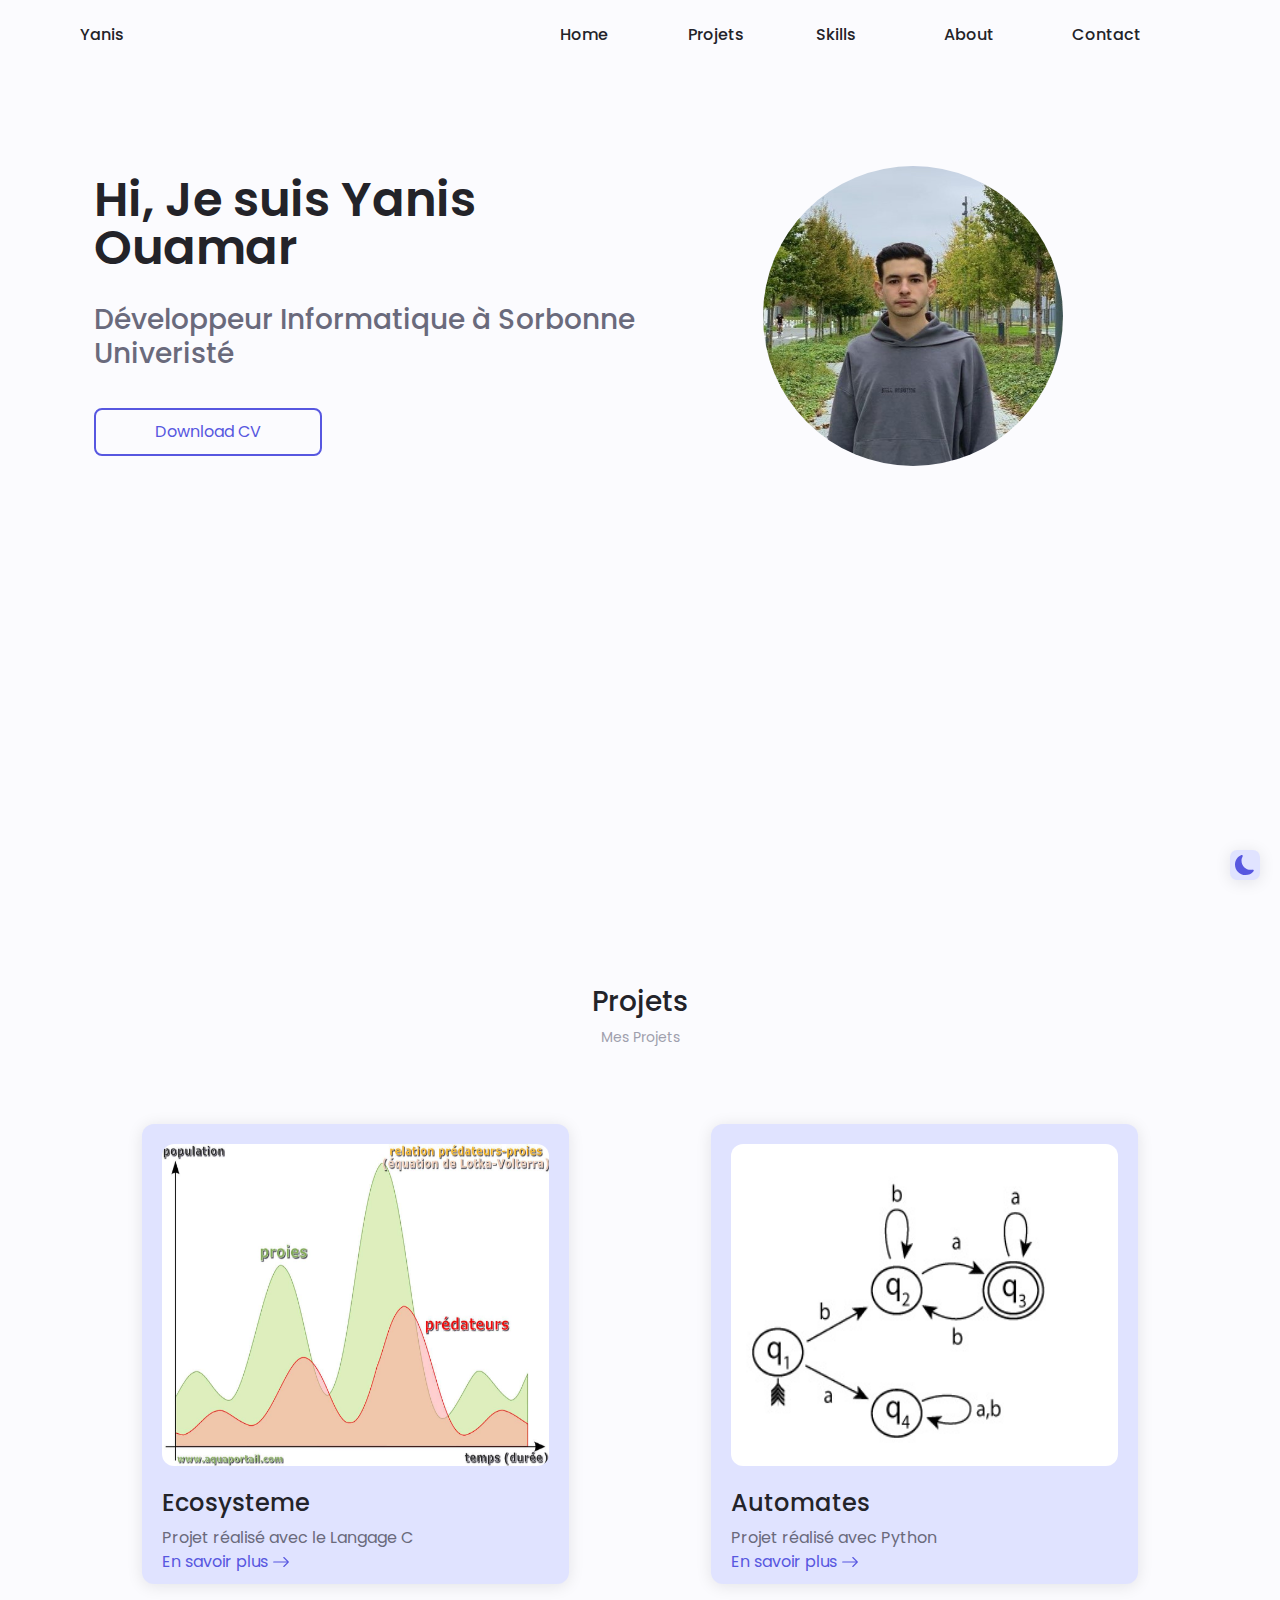
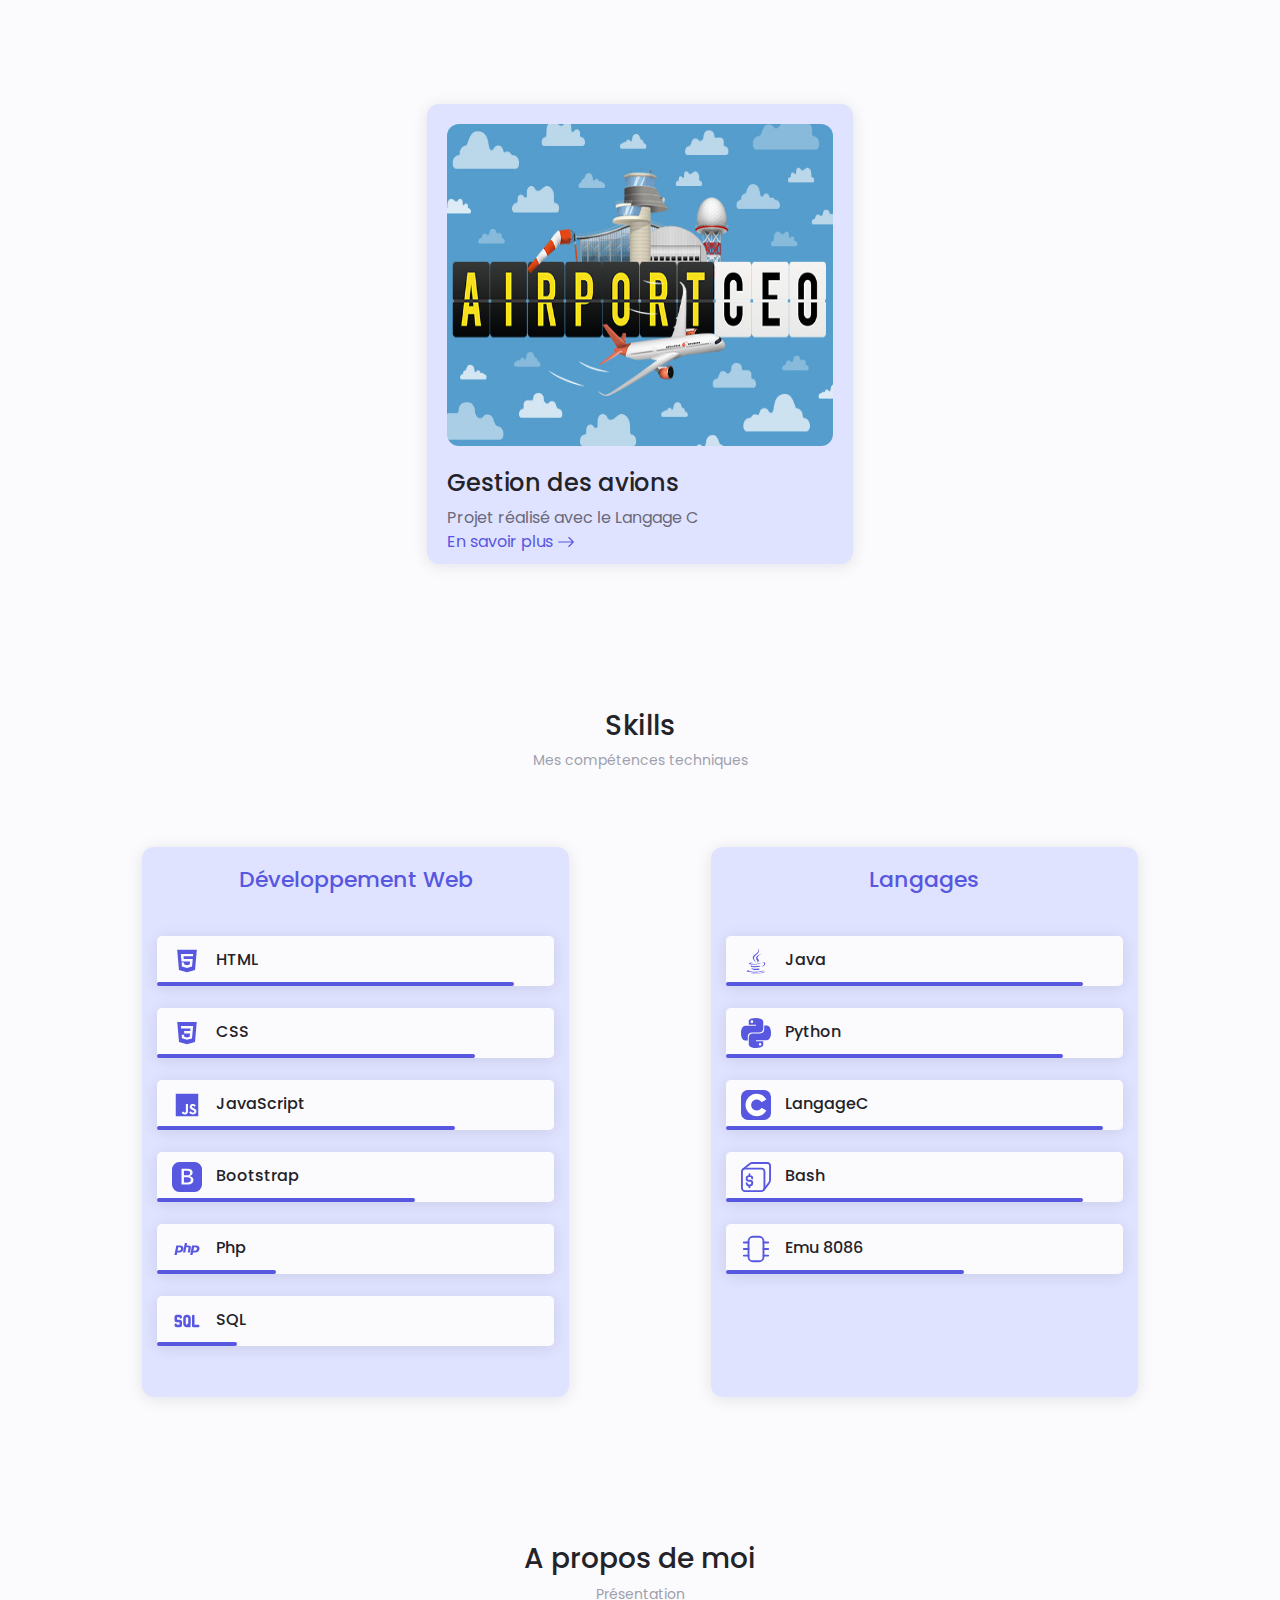
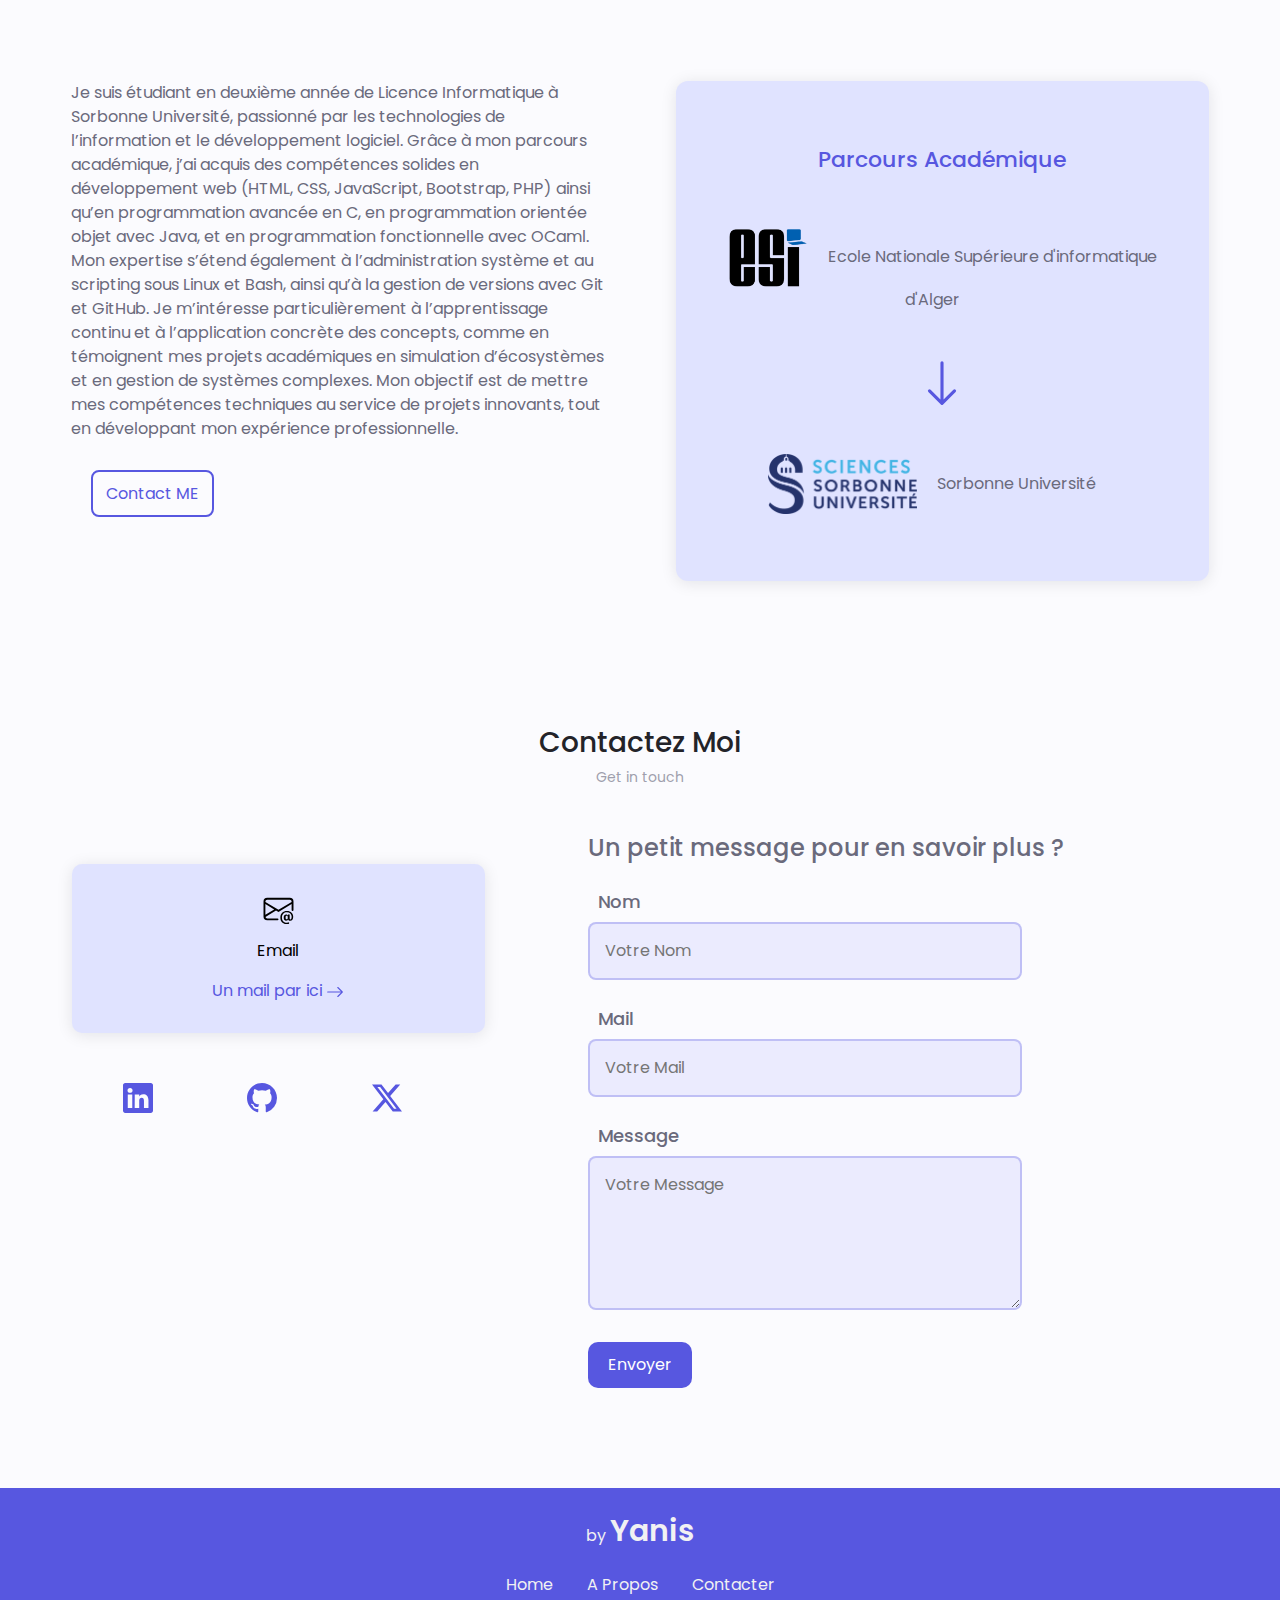
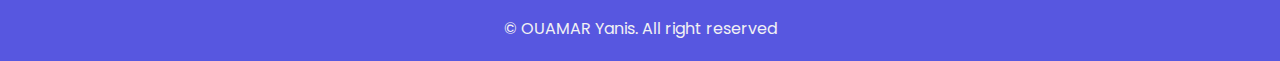
<file: index.html>
<!DOCTYPE html>
<html lang="fr">
<head>
    <meta charset="UTF-8">
    <meta name="viewport" content="width=device-width, initial-scale=1.0">
    <title>Yanis - Portfolio</title>

    <link rel="icon" href="images/code-slash.svg" >

    <link rel="stylesheet" href="styles/css/bootstrap.css">

    <link rel="stylesheet" href="styles/style.css">

    <!------------------------------------------------------------------------------------------>
    <!--                            Réalisé par OUAMAR Yanis 21315506                         -->
    <!------------------------------------------------------------------------------------------>

</head>
<body>
    <!--    La page est constitué de 3 parties : header , main , footer -->
    <!--    Le main est reparti en 5 sections : Home , Projets , Skills , About , Contact   -->
        <!--    Chaque section est constituée de 2 blocs principaux ( Partie Gauche / Partie Droite ) , qui seront sur la meme colonne quand on passe sur le responsive      -->
    <!--    Le fichier CSS associé suit la meme structure <=> styles de la partie header , puis la partie main (styles de toutes les sections dans l'ordre), puis la partie footer  -->
    <header>
        <nav class="row">
            <div class="logo col-10 col-md-3">
                <a href="#Home" id="logo-link">Yanis</a>
            </div>
            <ul class="nav-bar d-md-block col-md-7">
                <div class="row nav-links">
                    <li class="col-md"><a href="#Home" id="home-link" class="nav-item">Home</a></li>
                    <li class="col-md"><a href="#Projets" id="projets-link" class="nav-item">Projets</a></li>
                    <li class="col-md"><a href="#Skills" id="skills-link" class="nav-item">Skills</a></li>
                    <li class="col-md"><a href="#About" id="about-link" class="nav-item">About</a></li>
                    <li class="col-md"><a href="#Contact" id="contact-link" class="nav-item">Contact</a></li>
                </div>
            </ul>
            <div class="d-md-none">
                <svg xmlns="http://www.w3.org/2000/svg" width="35" height="35" class="hamburger_icon" viewBox="0 0 24 24"><path  d="M4 18h16c.55 0 1-.45 1-1s-.45-1-1-1H4c-.55 0-1 .45-1 1s.45 1 1 1m0-5h16c.55 0 1-.45 1-1s-.45-1-1-1H4c-.55 0-1 .45-1 1s.45 1 1 1M3 7c0 .55.45 1 1 1h16c.55 0 1-.45 1-1s-.45-1-1-1H4c-.55 0-1 .45-1 1"/></svg>
            </div>
        </nav>
    </header>
    
    <main>
        <!------------------------>
        <!--    Section Home    -->
        <!------------------------>
        <div class="Home section" id="Home">
            <div class="container col-xxl-8 px-4 py-5">
                <div class="row flex-lg-row-reverse align-items-center g-5 py-5 home-content">
                    <!--    Partie droite de la section     -->
                    <div class="col-10 col-sm-8 col-lg-6 home-pic home-pic2">
                        <img src="images/yanis.jpeg" class="d-block mx-lg-auto img-fluid yanis-pic" alt="Bootstrap Themes" width="700" height="500" loading="lazy">
                    </div>
                    <!--    Partie gauche de la section     -->
                    <div class="col-lg-6 home-text home-text2">
                        <h1 class="principal-title display-5 fw-bold lh-1 mb-3">Hi, Je suis Yanis Ouamar</h1>
                        <h3 class="description">Développeur Informatique à Sorbonne Univeristé</h3>
                        <div class="d-grid gap-2 d-md-flex justify-content-md-start">
                            <a href="data/Yanis_Ouamar_CV.pdf" download="ouamar_yanis_cv" class="download-btn px-4 col-10 col-sm-5 me-md-2" target="_blank">Download CV</a>
                        </div>
                    </div>
                </div>
            </div>
            <div class="toggle-dark-mode">
                <img src="images/moon-fill.svg" width="30" height="30" id="theme-button" class="theme-btn" alt="">
            </div>
        </div>
        <!--------------------------->
        <!--    Section Projets    -->
        <!--------------------------->
        <div class="Projets section" id="Projets">
            <h3 class="title">Projets</h3>
            <p class="subtitle">Mes Projets</p>

            <div class="row projets-content">
                <div class="row projet-1-2">
                    <!--    Partie gauche de la section     -->
                    <div class="ecosysteme col-10 col-md-8 col-lg-4">
                        <div class="ecosysteme-img-cadre">
                            <img src="images/ecosysteme.jpg"  class="ecosysteme-img img-fluid" alt="">
                        </div>
                        <div class="infos-cadre">
                            <h4>Ecosysteme</h4>
                            <p>Projet réalisé avec le Langage C </p>
                            <a href="#" data-bs-toggle="modal" data-bs-target="#ecosysteme-modal">En savoir plus <svg xmlns="http://www.w3.org/2000/svg" width="18" height="18" fill="currentColor" class="bi bi-arrow-right arrow-right" viewBox="0 0 16 16">
                                <path fill-rule="evenodd" d="M1 8a.5.5 0 0 1 .5-.5h11.793l-3.147-3.146a.5.5 0 0 1 .708-.708l4 4a.5.5 0 0 1 0 .708l-4 4a.5.5 0 0 1-.708-.708L13.293 8.5H1.5A.5.5 0 0 1 1 8"/>
                              </svg>
                            </a>
                            
                            <!-- Modal pour Ecosysteme Project -->
                            <div class="modal fade" id="ecosysteme-modal" data-bs-backdrop="static" data-bs-keyboard="false" tabindex="-1" aria-labelledby="staticBackdropLabel" aria-hidden="true">
                                <div class="modal-dialog modal-dialog-centered">
                                    <div class="modal-content modal-custom">
                                        <div class="modal-header">
                                            <button type="button" class="btn-close" data-bs-dismiss="modal" aria-label="Close"></button>
                                        </div>
                                        <div class="modal-body">

                                            <h4>Projet : Ecosysteme</h4>

                                            <p>Ce projet simule un écosystème avec des proies et des prédateurs dans un environnement
                                                 de type torique. Les proies et les prédateurs sont représentés par des structures en
                                                   lien qui se déplacent, consomment de l'énergie et se reproduisent suivant des règles
                                                   spécifiques. L'écosystème est visualisé dans une grille, où les positions des animaux
                                                    sont mises à jour à chaque itération. Le projet est implémenté en langage C et permet
                                                     de tester plusieurs aspects, tels que le mouvement des animaux, la reproduction et la
                                                      consommation d’énergie.
                                            </p>
                                            <p>
                                                <br>
                                                ####Partie 1 - Manipulation des Animaux

                                                creer_animal(int x, int y, float energie) : crée un nouvel animal avec des coordonnées et une énergie initiale.
                                                ajouter_en_tete_animal(Animal *liste, Animal *animal) : ajoute un animal en tête d'une liste d'animaux.
                                                compte_animal_rec(Animal *la) et compte_animal_it(Animal *la) : comptent le nombre d'animaux dans une liste, de manière récursive et itérative respectivement.
                                                enlever_animal(Animal **liste, Animal *animal) : supprime un animal spécifique de la liste.
                                                liberer_liste_animaux(Animal *liste) : libère la mémoire allouée pour une liste d'animaux.
                                                                                            <br><br>
                                                ####Partie 2 - Simulation de l'Écosystème
                                                                                            <br>
                                                bouger_animaux(Animal *la) : déplace chaque animal dans la liste suivant sa direction. Applique la toricité de l'espace.
                                                reproduce(Animal **liste_animal, float p_reproduce) : gère la reproduction des animaux, avec une probabilité de reproduction p_reproduce.
                                                rafraichir_proies(Animal **liste_proie, int monde[SIZE_X][SIZE_Y]) : met à jour l'état des proies, en diminuant leur énergie, en les supprimant si leur énergie est épuisée, et en appelant la fonction de reproduction.
                                                rafraichir_predateurs(Animal **liste_predateur, Animal **liste_proie) : met à jour l'état des prédateurs, qui consomment les proies s'ils en trouvent, perdent de l'énergie sinon, et se reproduisent.
                                                rafraichir_monde(int monde[SIZE_X][SIZE_Y]) : met à jour la grille représentant l'écosystème.
                                            </p>

                                            <div class="link">
                                                <a href="https://github.com/yaniswmr/Ecosysteme" target="_blank">Liens vers GitHub <svg xmlns="http://www.w3.org/2000/svg" width="18" height="18" fill="currentColor" class="bi bi-arrow-right arrow-right" viewBox="0 0 16 16">
                                                    <path fill-rule="evenodd" d="M1 8a.5.5 0 0 1 .5-.5h11.793l-3.147-3.146a.5.5 0 0 1 .708-.708l4 4a.5.5 0 0 1 0 .708l-4 4a.5.5 0 0 1-.708-.708L13.293 8.5H1.5A.5.5 0 0 1 1 8"/>
                                                  </svg>
                                                </a>
                                            </div>

                                        </div>
                                    </div>
                                </div>
                            </div>
                            <!--*********************************-->

                        </div>
                    </div>
                    <!--    Partie droite de la section     -->
                    <div class="automates col-10 col-md-8 col-lg-4">
                        <div class="automates-img-cadre">
                            <img src="images/automates.png"  class="automates-img img-fluid" alt="">
                        </div>
                        <div class="infos-cadre">
                            <h4>Automates</h4>
                            <p>Projet réalisé avec Python </p>
                            <a href="#" data-bs-toggle="modal" data-bs-target="#automates-modal">En savoir plus <svg xmlns="http://www.w3.org/2000/svg" width="18" height="18" fill="currentColor" class="bi bi-arrow-right arrow-right" viewBox="0 0 16 16">
                                <path fill-rule="evenodd" d="M1 8a.5.5 0 0 1 .5-.5h11.793l-3.147-3.146a.5.5 0 0 1 .708-.708l4 4a.5.5 0 0 1 0 .708l-4 4a.5.5 0 0 1-.708-.708L13.293 8.5H1.5A.5.5 0 0 1 1 8"/>
                              </svg>
                            </a>

                            <!-- Modal pour Automates Project -->
                            <div class="modal fade" id="automates-modal" data-bs-backdrop="static" data-bs-keyboard="false" tabindex="-1" aria-labelledby="staticBackdropLabel" aria-hidden="true">
                                <div class="modal-dialog modal-dialog-centered">
                                    <div class="modal-content modal-custom">
                                        <div class="modal-header">
                                            <button type="button" class="btn-close" data-bs-dismiss="modal" aria-label="Close"></button>
                                        </div>
                                        <div class="modal-body">
                                            
                                            <h4>Projet : Automates</h4>
                                            
                                            <p>
                                            Simulation et manipulation d’automates finis (Python)
                                            Programmation et test d’algorithmes sur les automates finis : déterminisation, complémentation, et complétion d’automates.
                                            Implémentation des fonctions de reconnaissance de mots et vérification des propriétés (déterminisme, complétude).
                                                Utilisation de structures de données avancées et développement de tests unitaires pour garantir la fiabilité des algorithmes.
                                            </p>

                                            <div class="link">
                                                <a href="https://github.com/yaniswmr" target="_blank">Liens vers GitHub <svg xmlns="http://www.w3.org/2000/svg" width="18" height="18" fill="currentColor" class="bi bi-arrow-right arrow-right" viewBox="0 0 16 16">
                                                    <path fill-rule="evenodd" d="M1 8a.5.5 0 0 1 .5-.5h11.793l-3.147-3.146a.5.5 0 0 1 .708-.708l4 4a.5.5 0 0 1 0 .708l-4 4a.5.5 0 0 1-.708-.708L13.293 8.5H1.5A.5.5 0 0 1 1 8"/>
                                                  </svg>
                                                </a>
                                            </div>

                                          </div>
                                    </div>
                                </div>
                            </div>
                            <!--*********************************-->

                        </div>
                    </div>
                </div>
                <!--    3 eme projet sur une unique ligne-->
                <div class="row projet-3">
                    <div class="avions col-10 col-md-8 col-lg-4">
                        <div class="avions-img-cadre">
                            <img src="images/avions.jpg"  class="avions-img img-fluid" alt="">
                        </div>
                        <div class="infos-cadre">
                            <h4>Gestion des avions</h4>
                            <p>Projet réalisé avec le Langage C </p>
                            <a href="#" data-bs-toggle="modal" data-bs-target="#avions-modal">En savoir plus <svg xmlns="http://www.w3.org/2000/svg" width="18" height="18" fill="currentColor" class="bi bi-arrow-right arrow-right" viewBox="0 0 16 16">
                                <path fill-rule="evenodd" d="M1 8a.5.5 0 0 1 .5-.5h11.793l-3.147-3.146a.5.5 0 0 1 .708-.708l4 4a.5.5 0 0 1 0 .708l-4 4a.5.5 0 0 1-.708-.708L13.293 8.5H1.5A.5.5 0 0 1 1 8"/>
                              </svg>
                            </a>
                            <!-- Modal pour Gestion des avions Project -->
                            <div class="modal fade" id="avions-modal" data-bs-backdrop="static" data-bs-keyboard="false" tabindex="-1" aria-labelledby="staticBackdropLabel" aria-hidden="true">
                                <div class="modal-dialog modal-dialog-centered">
                                    <div class="modal-content modal-custom">
                                        <div class="modal-header">
                                            <button type="button" class="btn-close" data-bs-dismiss="modal" aria-label="Close"></button>
                                        </div>
                                        <div class="modal-body">

                                            <h4>Projet : Gestion des avions</h4>

                                            <p>création un programme pour un aéroport qui a pour but
                                                d’enregistrer toutes les informations des avions appartenant à cette aéroport, aussi
                                                pouvoir manipuler l’ensemble de ces avions avec les différentes fonctions demandées.
                                                Le programme dispose de plusieurs fonctionnalités tels que : la création de l’aéroport
                                                avec l’enregistrement des avions, la rechercher d’un avion donné dans l’aéroport, la
                                                suppression de certains avions selon une condition, le tri de l’ensemble des avions
                                                selon une condition, affichage de certain avion qui vérifient certaines conditions, et la
                                                répartition de la l’aéroport sur des ensembles d’avions selon une condition spécifiée.
                                            </p>
                                                
                                            <div class="link">
                                                <a href="https://github.com/yaniswmr/Avions" target="_blank">Liens vers GitHub <svg xmlns="http://www.w3.org/2000/svg" width="18" height="18" fill="currentColor" class="bi bi-arrow-right arrow-right" viewBox="0 0 16 16">
                                                    <path fill-rule="evenodd" d="M1 8a.5.5 0 0 1 .5-.5h11.793l-3.147-3.146a.5.5 0 0 1 .708-.708l4 4a.5.5 0 0 1 0 .708l-4 4a.5.5 0 0 1-.708-.708L13.293 8.5H1.5A.5.5 0 0 1 1 8"/>
                                                  </svg>
                                                </a>
                                            </div>

                                        </div>
                                    </div>
                                </div>
                            </div>
                            <!--*********************************-->
                        </div>
                    </div>
                </div>
            </div>
        </div>
        <!-------------------------->
        <!--    Section Skills    -->
        <!-------------------------->
        <div class="Skills section" id="Skills">
            <h3 class="title">Skills</h3>
            <p class="subtitle">Mes compétences techniques</p>

            <div class="row skills-content">
                <!--    Partie gauche de la section     -->
                <div class="col-10 col-md-8 col-lg-4 web-dev">
                    <h3>Développement Web</h3>
                    <div class="skill">
                        <div class="skill-item">
                            <svg xmlns="http://www.w3.org/2000/svg"  viewBox="0 0 24 24"><path d="M4.136 3.012h15.729l-1.431 16.15l-6.451 1.826l-6.414-1.826l-1.433-16.15zm5.266 7.302l-.173-2.035l7.533.002l.173-1.963l-9.87-.002l.522 5.998h6.835l-.243 2.566l-2.179.602l-2.214-.605l-.141-1.58H7.691l.247 3.123L12 17.506l4.028-1.08l.558-6.111H9.402v-.001z"/></svg>
                            <span>HTML</span>
                        </div>
                        <div class="html-bar"></div>
                    </div>
                    <div class="skill">
                        <div class="skill-item">
                            <svg xmlns="http://www.w3.org/2000/svg" viewBox="0 0 24 24"><path d="M4.192 3.143h15.615l-1.42 16.034l-6.404 1.812l-6.369-1.813L4.192 3.143zM16.9 6.424l-9.8-.002l.158 1.949l7.529.002l-.189 2.02H9.66l.179 1.913h4.597l-.272 2.62l-2.164.598l-2.197-.603l-.141-1.569h-1.94l.216 2.867L12 17.484l3.995-1.137l.905-9.923z"/></svg>
                            <span>CSS</span>
                        </div>
                        <div class="css-bar"></div>
                    </div>
                    <div class="skill">
                        <div class="skill-item">
                            <svg xmlns="http://www.w3.org/2000/svg" width="24" height="24" viewBox="0 0 24 24"><path d="M3 3h18v18H3V3zm16.525 13.707c-.131-.821-.666-1.511-2.252-2.155c-.552-.259-1.165-.438-1.349-.854c-.068-.248-.078-.382-.034-.529c.113-.484.687-.629 1.137-.495c.293.09.563.315.732.676c.775-.507.775-.507 1.316-.844c-.203-.314-.304-.451-.439-.586c-.473-.528-1.103-.798-2.126-.775l-.528.067c-.507.124-.991.395-1.283.754c-.855.968-.608 2.655.427 3.354c1.023.765 2.521.933 2.712 1.653c.18.878-.652 1.159-1.475 1.058c-.607-.136-.945-.439-1.316-1.002l-1.372.788c.157.359.337.517.607.832c1.305 1.316 4.568 1.249 5.153-.754c.021-.067.18-.528.056-1.237l.034.049zm-6.737-5.434h-1.686c0 1.453-.007 2.898-.007 4.354c0 .924.047 1.772-.104 2.033c-.247.517-.886.451-1.175.359c-.297-.146-.448-.349-.623-.641c-.047-.078-.082-.146-.095-.146l-1.368.844c.229.473.563.879.994 1.137c.641.383 1.502.507 2.404.305c.588-.17 1.095-.519 1.358-1.059c.384-.697.302-1.553.299-2.509c.008-1.541 0-3.083 0-4.635l.003-.042z" /></svg>
                            <span>JavaScript</span>
                        </div>
                        <div class="javascript-bar"></div>
                    </div>
                    <div class="skill">
                        <div class="skill-item">
                            <svg xmlns="http://www.w3.org/2000/svg" width="16" height="16" fill="currentColor" class="bi bi-bootstrap-fill" viewBox="0 0 16 16">
                                <path d="M6.375 7.125V4.658h1.78c.973 0 1.542.457 1.542 1.237 0 .802-.604 1.23-1.764 1.23zm0 3.762h1.898c1.184 0 1.81-.48 1.81-1.377 0-.885-.65-1.348-1.886-1.348H6.375z"/>
                                <path d="M4.002 0a4 4 0 0 0-4 4v8a4 4 0 0 0 4 4h8a4 4 0 0 0 4-4V4a4 4 0 0 0-4-4zm1.06 12V3.545h3.399c1.587 0 2.543.809 2.543 2.11 0 .884-.65 1.675-1.483 1.816v.1c1.143.117 1.904.931 1.904 2.033 0 1.488-1.084 2.396-2.888 2.396z"/>
                            </svg>
                            <span>Bootstrap</span>
                        </div>
                        <div class="bootstrap-bar"></div>
                    </div>
                    <div class="skill">
                        <div class="skill-item">
                            <svg xmlns="http://www.w3.org/2000/svg" width="24" height="24" viewBox="0 0 24 24"><path d="M2.15 16.78h1.57a.14.14 0 0 0 .14-.12l.35-1.82h1.22a4.88 4.88 0 0 0 1.51-.2A2.79 2.79 0 0 0 8 14a3.18 3.18 0 0 0 .67-.85a3.43 3.43 0 0 0 .36-1a2.43 2.43 0 0 0-.41-2.16a2.64 2.64 0 0 0-2.09-.78h-3a.16.16 0 0 0-.15.13L2 16.6a.19.19 0 0 0 0 .13a.17.17 0 0 0 .15.05zM5 10.62h1a1.45 1.45 0 0 1 1.08.29c.17.18.2.52.11 1a1.81 1.81 0 0 1-.57 1.12a2.17 2.17 0 0 1-1.33.33h-.8zm9.8-.95a2.7 2.7 0 0 0-1.88-.51h-1.19l.33-1.76a.15.15 0 0 0 0-.13a.16.16 0 0 0-.11 0h-1.57a.14.14 0 0 0-.14.12l-1.38 7.27a.13.13 0 0 0 0 .12a.13.13 0 0 0 .11.06h1.54a.14.14 0 0 0 .14-.13l.77-4.07h1.11c.45 0 .61.1.66.16a.81.81 0 0 1 0 .62l-.61 3.24a.13.13 0 0 0 0 .12a.14.14 0 0 0 .11.06h1.56a.16.16 0 0 0 .15-.13l.64-3.4a1.7 1.7 0 0 0-.24-1.64zm4.52-.51h-3.13a.14.14 0 0 0-.15.13l-1.46 7.31a.16.16 0 0 0 0 .13a.14.14 0 0 0 .11.05h1.63a.14.14 0 0 0 .15-.12l.37-1.82h1.27a5.28 5.28 0 0 0 1.56-.2a3 3 0 0 0 1.18-.64a3.31 3.31 0 0 0 .7-.85a3.45 3.45 0 0 0 .37-1a2.38 2.38 0 0 0-.42-2.16a2.81 2.81 0 0 0-2.18-.83zm.62 2.77a1.83 1.83 0 0 1-.6 1.12a2.28 2.28 0 0 1-1.37.33h-.8l.54-2.76h1a1.6 1.6 0 0 1 1.13.29c.16.18.16.52.1 1.02z" /></svg>
                            <span>Php</span>
                        </div>
                        <div class="php-bar"></div>
                    </div>
                    <div class="skill">
                        <div class="skill-item">
                            <svg xmlns="http://www.w3.org/2000/svg" width="24" height="24" viewBox="0 0 24 24"><path fill="none" stroke="hsl(240, 69%, 61%)" stroke-linecap="round" stroke-linejoin="round" stroke-width="2" d="M12 8a2 2 0 0 1 2 2v4a2 2 0 1 1-4 0v-4a2 2 0 0 1 2-2m5 0v8h4m-8-1l1 1M3 15a1 1 0 0 0 1 1h2a1 1 0 0 0 1-1v-2a1 1 0 0 0-1-1H4a1 1 0 0 1-1-1V9a1 1 0 0 1 1-1h2a1 1 0 0 1 1 1"/></svg>
                            <span>SQL</span>
                        </div>
                        <div class="sql-bar"></div>
                    </div>
                </div>
                <!--    Partie droite de la section     -->
                <div class="col-10 col-md-8 col-lg-4 programmation">
                    <h3>Langages</h3>
                    <div class="skill">
                        <div class="skill-item">
                            <svg xmlns="http://www.w3.org/2000/svg" width="24" height="24" viewBox="0 0 24 24"><path d="M9.37 17.51c-3.09.86 1.87 2.64 5.8 1a7.18 7.18 0 0 1-1.1-.54a11.59 11.59 0 0 1-4.16.18c-1.31-.15-.54-.64-.54-.64z" /><path d="M14.7 15.83a16.27 16.27 0 0 1-5.36.26c-1.31-.14-.45-.77-.45-.77c-3.4 1.12 1.89 2.4 6.64 1a2.25 2.25 0 0 1-.83-.49z" /><path d="M16.52 6.1s-6.87 1.71-3.59 5.49a1.47 1.47 0 0 1-.25 2.12s2.46-1.27 1.33-2.86s-1.86-2.22 2.51-4.75z" /><path d="M18.13 19.14s.56.46-.63.82c-2.27.69-9.43.9-11.42 0c-.72-.31.62-.74 1-.83a2.54 2.54 0 0 1 .69-.08c-.8-.56-5.15 1.1-2.21 1.58c8.05 1.37 14.64-.56 12.57-1.49z" /><path d="M15.37 14.26a7 7 0 0 1 .92-.49s-1.51.27-3 .4a28.11 28.11 0 0 1-4.82.05C6.09 13.91 9.74 13 9.74 13a6.81 6.81 0 0 0-3.16.75c-2.06 1.03 5.09 1.48 8.79.51z" /><path d="M16.28 16.7a.39.39 0 0 1-.08.09c5-1.32 3.18-4.65.78-3.81a.71.71 0 0 0-.33.25s.14-.05.43-.12c1.22-.25 2.92 1.63-.8 3.59z" /><path d="M12 13c-.74-1.67-3.26-3.14 0-5.71C16.09 4.08 14 2 14 2c.84 3.31-3 4.31-4.34 6.37c-.93 1.41.47 2.92 2.34 4.63z" /><path d="M16.41 21.32a29.75 29.75 0 0 1-9.14.14s.46.38 2.84.53c3.61.23 9.15-.12 9.29-1.83c0 0-.26.64-2.99 1.16z" /></svg>                        
                            <span>Java</span>
                        </div>
                        <div class="java-bar"></div>
                    </div>
                    <div class="skill">
                        <div class="skill-item">
                            <svg xmlns="http://www.w3.org/2000/svg" width="24" height="24" viewBox="0 0 24 24" fill="none"><g fill="none"><g fill="hsl(240, 69%, 61%)" clip-path="url(#akarIconsPythonFill0)"><path d="M11.914 0C5.82 0 6.2 2.656 6.2 2.656l.007 2.752h5.814v.826H3.9S0 5.789 0 11.969s3.403 5.96 3.403 5.96h2.03v-2.867s-.109-3.42 3.35-3.42h5.766s3.24.052 3.24-3.148V3.202S18.28 0 11.913 0M8.708 1.85c.578 0 1.046.47 1.046 1.052c0 .581-.468 1.051-1.046 1.051s-1.046-.47-1.046-1.051c0-.582.467-1.052 1.046-1.052"/><path d="M12.087 24c6.092 0 5.712-2.656 5.712-2.656l-.007-2.752h-5.814v-.826h8.123s3.9.445 3.9-5.735s-3.404-5.96-3.404-5.96h-2.03v2.867s.109 3.42-3.35 3.42H9.452s-3.24-.052-3.24 3.148v5.292S5.72 24 12.087 24m3.206-1.85c-.579 0-1.046-.47-1.046-1.052c0-.581.467-1.051 1.046-1.051c.578 0 1.046.47 1.046 1.051c0 .582-.468 1.052-1.046 1.052"/></g><defs><clipPath id="akarIconsPythonFill0"><path fill="#fff" d="M0 0h24v24H0z"/></clipPath></defs></g></svg>
                            <span>Python</span>
                        </div>
                        <div class="python-bar"></div>
                    </div>
                    <div class="skill">
                        <div class="skill-item">
                            <svg xmlns="http://www.w3.org/2000/svg" width="24" height="24" viewBox="0 0 256 256"><g fill="gray"><rect width="256" height="256" fill="hsl(240, 69%, 61%)" rx="60"/><path fill="#fff" d="M134.001 33c35.143 0 65.827 19.086 82.261 47.456l-.16-.273l-41.349 23.808c-8.146-13.793-23.081-23.102-40.213-23.293l-.539-.003c-26.126 0-47.306 21.179-47.306 47.304a47.1 47.1 0 0 0 6.239 23.47c8.154 14.235 23.482 23.837 41.067 23.837c17.692 0 33.108-9.724 41.221-24.111l-.197.345l41.286 23.918c-16.254 28.13-46.517 47.157-81.252 47.536l-1.058.006c-35.255 0-66.026-19.204-82.419-47.724C43.579 161.353 39 145.212 39 127.999C39 75.533 81.532 33 134.001 33"/></g></svg>
                            <span>LangageC</span>
                        </div>
                        <div class="langagec-bar"></div>
                    </div>
                    <div class="skill">
                        <div class="skill-item">
                            <svg xmlns="http://www.w3.org/2000/svg" width="16" height="16" viewBox="0 0 16 16"><g fill="none" stroke="hsl(240, 69%, 61%)" stroke-linecap="round" stroke-linejoin="round"><path d="M2 15.5c-.7 0-1.5-.8-1.5-1.5V5c0-.7.8-1.5 1.5-1.5h9c.7 0 1.5.8 1.5 1.5v9c0 .7-.8 1.5-1.5 1.5z"/><path d="m1.2 3.8l3.04-2.5S5.17.5 5.7.5h8.4c.66 0 1.4.73 1.4 1.4v7.73a2.7 2.7 0 0 1-.7 1.75l-2.68 3.51"/><path d="M6 8.75c0-.69-.54-1.25-1.2-1.25h-.6c-.66 0-1.2.56-1.2 1.25S3.54 10 4.2 10h.6c.66 0 1.2.56 1.2 1.25s-.54 1.25-1.2 1.25h-.6c-.66 0-1.2-.56-1.2-1.25M4.5 6.5v1m0 5v1"/></g></svg>
                            <span>Bash</span>
                        </div>
                        <div class="bash-bar"></div>
                    </div>
                    <div class="skill">
                        <div class="skill-item">
                            <svg xmlns="http://www.w3.org/2000/svg" width="16" height="16" viewBox="0 0 16 16"><rect width="8" height="13.001" x="4" y="1.499" fill="none" stroke="hsl(240, 69%, 61%)" stroke-linecap="round" stroke-linejoin="round" rx="2.286" ry="2.286"/><path fill="none" stroke="hsl(240, 69%, 61%)" stroke-linecap="round" stroke-linejoin="round" d="M4 4.5H1.5M4 8H1.5M4 11.5H1.5m13-7H12M14.5 8H12m2.5 3.5H12"/></svg>
                            <span>Emu 8086</span>
                        </div>
                        <div class="emulator-bar"></div>
                    </div>
                </div>
            </div>

        </div>
        <!------------------------->
        <!--    Section About    -->
        <!------------------------->
        <div class="About section" id="About">
            <h3 class="title">A propos de moi</h3>
            <p class="subtitle">Présentation</p>

            <div class="about-content row">
                <!--    Partie gauche de la section     -->
                <div class="left-side col-9 col-lg-5">
                    <p>
                        Je suis étudiant en deuxième année de Licence Informatique à Sorbonne Université, passionné par les technologies de l’information et le développement logiciel. Grâce à mon parcours académique, j’ai acquis des compétences solides en développement web (HTML, CSS, JavaScript, Bootstrap, PHP) ainsi qu’en programmation avancée en C, en programmation orientée objet avec Java, et en programmation fonctionnelle avec OCaml. Mon expertise s’étend également à l’administration système et au scripting sous Linux et Bash, ainsi qu’à la gestion de versions avec Git et GitHub.
                        Je m’intéresse particulièrement à l’apprentissage continu et à l’application concrète des concepts, comme en témoignent mes projets académiques en simulation d’écosystèmes et en gestion de systèmes complexes. Mon objectif est de mettre mes compétences techniques au service de projets innovants, tout en développant mon expérience professionnelle.
                    </p>
                    <a href="#Contact" class="contact-btn">Contact ME</a>
                </div>
                <!--    Partie droite de la section     -->
                <div class="right-side col-10 col-md-8 col-lg-5">
                    <h3>Parcours Académique</h3>
                    <div class="esi">
                        <img src="images/esi-logo.png"  class="esi-logo" alt=""><span>Ecole Nationale Supérieure d'informatique d'Alger</span>
                    </div>
                    <div class="arrow-bottom">
                        <svg xmlns="http://www.w3.org/2000/svg" width="50px" height="50px" fill="hsl(240, 69%, 61%)" class="bi bi-arrow-down" viewBox="0 0 16 16">
                            <path fill-rule="evenodd" d="M8 1a.5.5 0 0 1 .5.5v11.793l3.146-3.147a.5.5 0 0 1 .708.708l-4 4a.5.5 0 0 1-.708 0l-4-4a.5.5 0 0 1 .708-.708L7.5 13.293V1.5A.5.5 0 0 1 8 1"/>
                          </svg>
                    </div>
                    <div class="su">
                        <img src="images/SU-logo.png" class="su-logo" alt=""><span>Sorbonne Université</span>
                    </div>
                </div>
            </div>
        </div>
        <!--------------------------->
        <!--    Section Contact    -->
        <!--------------------------->
        <div class="Contact section" id="Contact">
            <h3 class="title">Contactez Moi</h3>
            <p class="subtitle">Get in touch</p>

            <div class="row contact-content">
                <!--    Partie gauche de la section     -->
                <div class="col-10 col-md-4 right-contact">
                    <div class="row mail-contact">
                        <img src="images/social/envelope-at.svg" height="30px" width="30px">
                        <p>Email</p>
                        <a href="mailto:yanisouamar7@mail.com">Un mail par ici <svg xmlns="http://www.w3.org/2000/svg" width="18" height="18" fill="currentColor" class="bi bi-arrow-right arrow-right" viewBox="0 0 16 16">
                            <path fill-rule="evenodd" d="M1 8a.5.5 0 0 1 .5-.5h11.793l-3.147-3.146a.5.5 0 0 1 .708-.708l4 4a.5.5 0 0 1 0 .708l-4 4a.5.5 0 0 1-.708-.708L13.293 8.5H1.5A.5.5 0 0 1 1 8"/>
                          </svg></a>
                    </div>
                    <div class="row social-media">
                        <a href="https://fr.linkedin.com/in/yanis-ouamar-181750303" class="col-2" target="_blank"><svg xmlns="http://www.w3.org/2000/svg"  class="bi bi-linkedin linkedin-logo" viewBox="0 0 16 16">
                            <path d="M0 1.146C0 .513.526 0 1.175 0h13.65C15.474 0 16 .513 16 1.146v13.708c0 .633-.526 1.146-1.175 1.146H1.175C.526 16 0 15.487 0 14.854zm4.943 12.248V6.169H2.542v7.225zm-1.2-8.212c.837 0 1.358-.554 1.358-1.248-.015-.709-.52-1.248-1.342-1.248S2.4 3.226 2.4 3.934c0 .694.521 1.248 1.327 1.248zm4.908 8.212V9.359c0-.216.016-.432.08-.586.173-.431.568-.878 1.232-.878.869 0 1.216.662 1.216 1.634v3.865h2.401V9.25c0-2.22-1.184-3.252-2.764-3.252-1.274 0-1.845.7-2.165 1.193v.025h-.016l.016-.025V6.169h-2.4c.03.678 0 7.225 0 7.225z"/>
                          </svg></a>
                        <a href="https://github.com/yaniswmr" class="col-2" target="_blank"><svg xmlns="http://www.w3.org/2000/svg" class="bi bi-github github-logo" viewBox="0 0 16 16">
                            <path d="M8 0C3.58 0 0 3.58 0 8c0 3.54 2.29 6.53 5.47 7.59.4.07.55-.17.55-.38 0-.19-.01-.82-.01-1.49-2.01.37-2.53-.49-2.69-.94-.09-.23-.48-.94-.82-1.13-.28-.15-.68-.52-.01-.53.63-.01 1.08.58 1.23.82.72 1.21 1.87.87 2.33.66.07-.52.28-.87.51-1.07-1.78-.2-3.64-.89-3.64-3.95 0-.87.31-1.59.82-2.15-.08-.2-.36-1.02.08-2.12 0 0 .67-.21 2.2.82.64-.18 1.32-.27 2-.27s1.36.09 2 .27c1.53-1.04 2.2-.82 2.2-.82.44 1.1.16 1.92.08 2.12.51.56.82 1.27.82 2.15 0 3.07-1.87 3.75-3.65 3.95.29.25.54.73.54 1.48 0 1.07-.01 1.93-.01 2.2 0 .21.15.46.55.38A8.01 8.01 0 0 0 16 8c0-4.42-3.58-8-8-8"/>
                          </svg></a>
                        <a href="https://x.com/" class="col-2" target="_blank"><svg xmlns="http://www.w3.org/2000/svg"  class="bi bi-twitter-x twitter-logo" viewBox="0 0 16 16">
                            <path d="M12.6.75h2.454l-5.36 6.142L16 15.25h-4.937l-3.867-5.07-4.425 5.07H.316l5.733-6.57L0 .75h5.063l3.495 4.633L12.601.75Zm-.86 13.028h1.36L4.323 2.145H2.865z"/>
                          </svg></a>
                    </div>
                </div>
                <!--    Partie droite de la section     -->
                <div class="col-10 col-md-6 form-contact">
                    <h4>Un petit message pour en savoir plus ?</h4>
                    <form action="#">
                        <label for="name">Nom</label>
                        <input type="text" class="name-input" id="name" placeholder="Votre Nom" required>

                        <label for="email">Mail</label>
                        <input type="email" class="mail-input" id="email" placeholder="Votre Mail" required>

                        <label for="message">Message</label>
                        <textarea name="textarea" class="message-input" id="message" rows="5" cols="30" placeholder="Votre Message" required></textarea>
                        
                        <button type="submit" class="submit-btn">Envoyer</button>
                    </form>
                </div>
            </div>
        </div>

    </main>

    <footer class="footer">

        <p class="hook">by <span>Yanis</span></p>
        <div>
            <a href="#Home">Home</a>
            <a href="#About">A Propos</a>
            <a href="#Contact">Contacter</a>
        </div>
        <p>&#169; OUAMAR Yanis. All right reserved</p>

    </footer>

    <script src="scripts/main.js"></script>
    <script src="scripts/js/bootstrap.js"></script>
    
</body>
</html>
</file>
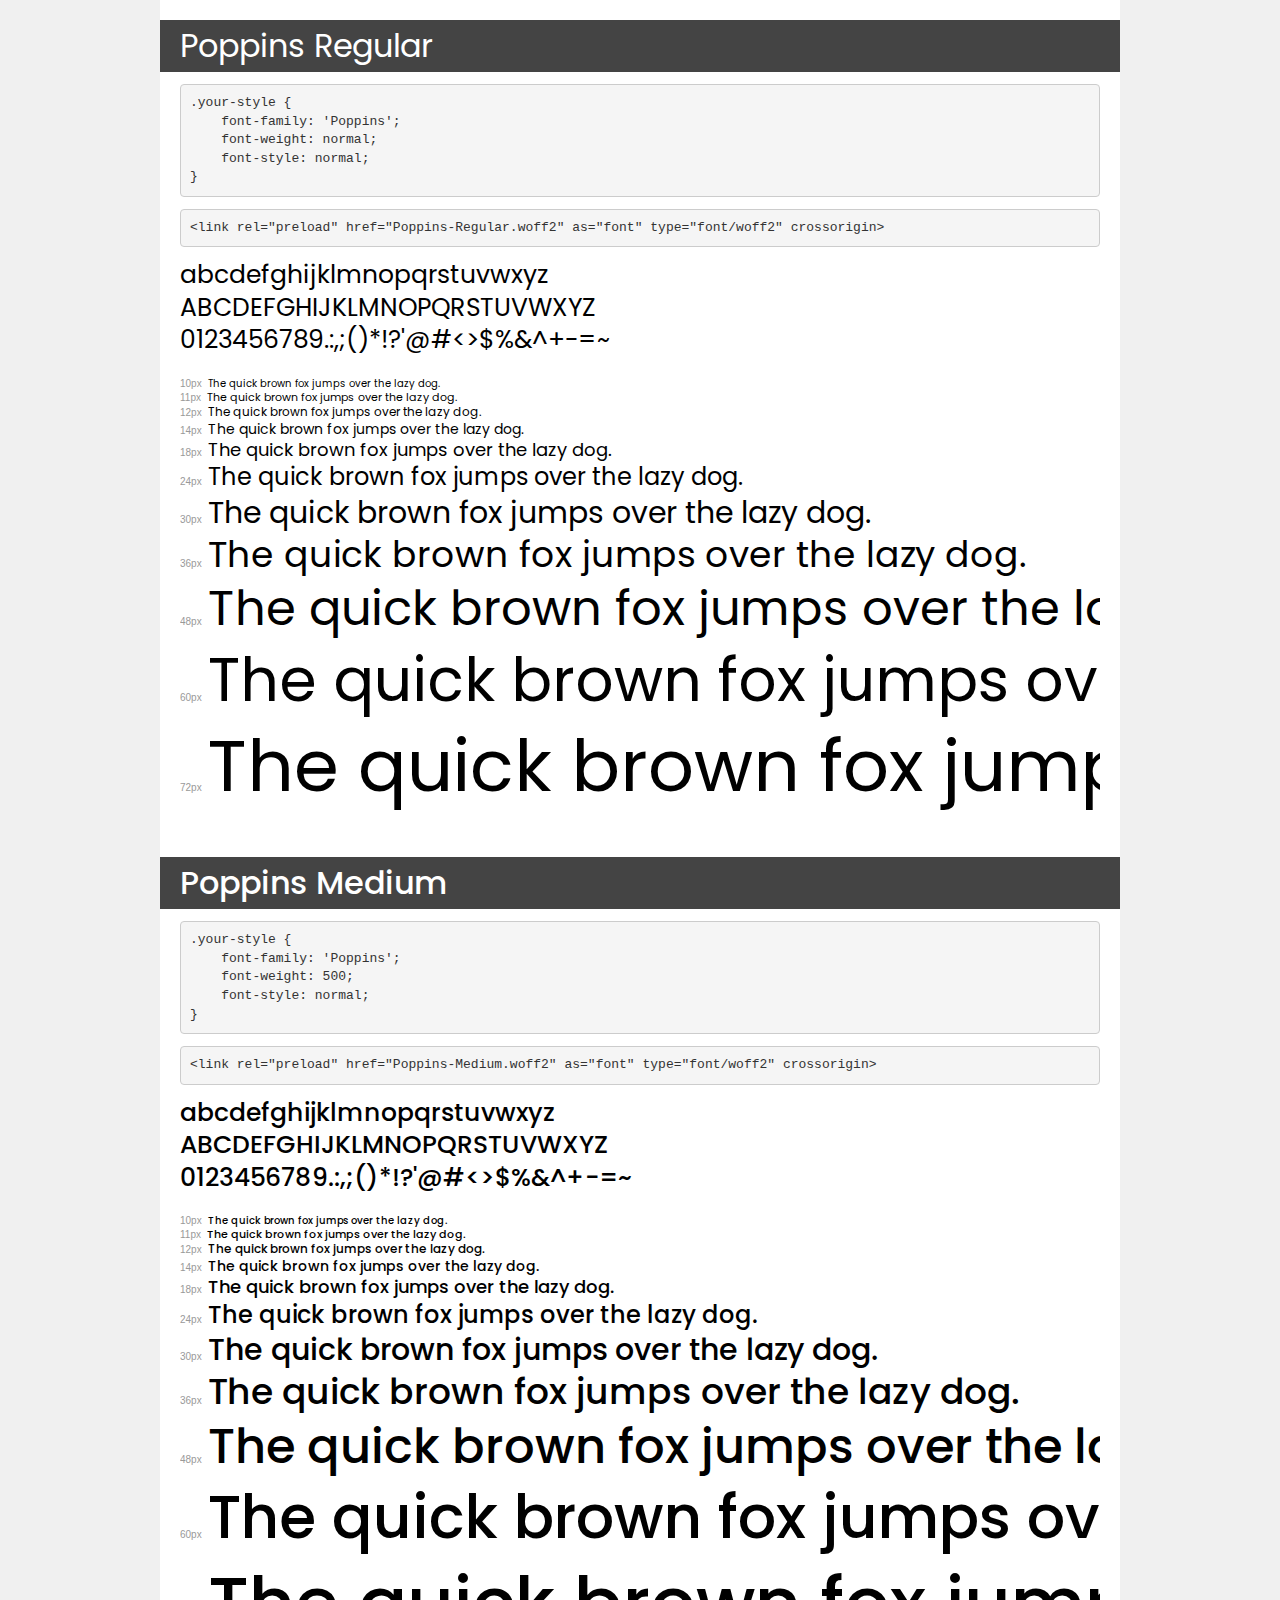
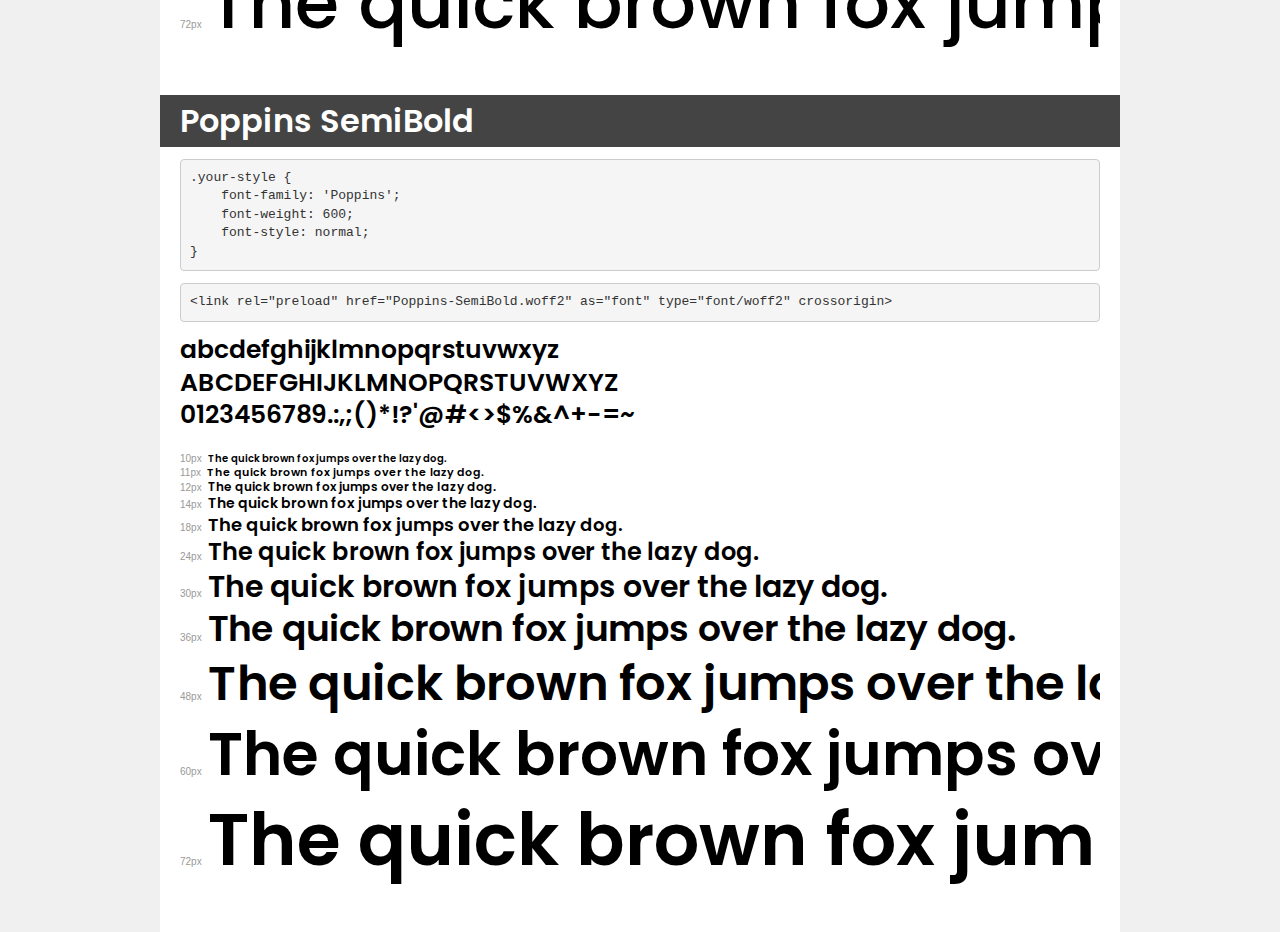
<file: styles/fonts/demo.html>
<!DOCTYPE html>
<html lang="en">
<head>
    <meta charset="utf-8">
    <meta http-equiv="X-UA-Compatible" content="IE=edge">
    <meta name="viewport" content="width=device-width, initial-scale=1">
    <meta name="robots" content="noindex, noarchive">
    <meta name="format-detection" content="telephone=no">
    <title>Transfonter demo</title>
    <link href="stylesheet.css" rel="stylesheet">
    <style>
        /*
        http://meyerweb.com/eric/tools/css/reset/
        v2.0 | 20110126
        License: none (public domain)
        */
        html, body, div, span, applet, object, iframe,
        h1, h2, h3, h4, h5, h6, p, blockquote, pre,
        a, abbr, acronym, address, big, cite, code,
        del, dfn, em, img, ins, kbd, q, s, samp,
        small, strike, strong, sub, sup, tt, var,
        b, u, i, center,
        dl, dt, dd, ol, ul, li,
        fieldset, form, label, legend,
        table, caption, tbody, tfoot, thead, tr, th, td,
        article, aside, canvas, details, embed,
        figure, figcaption, footer, header, hgroup,
        menu, nav, output, ruby, section, summary,
        time, mark, audio, video {
            margin: 0;
            padding: 0;
            border: 0;
            font-size: 100%;
            font: inherit;
            vertical-align: baseline;
        }
        /* HTML5 display-role reset for older browsers */
        article, aside, details, figcaption, figure,
        footer, header, hgroup, menu, nav, section {
            display: block;
        }
        body {
            line-height: 1;
        }
        ol, ul {
            list-style: none;
        }
        blockquote, q {
            quotes: none;
        }
        blockquote:before, blockquote:after,
        q:before, q:after {
            content: '';
            content: none;
        }
        table {
            border-collapse: collapse;
            border-spacing: 0;
        }
        /* demo styles */
        body {
            background: #f0f0f0;
            color: #000;
        }
        .page {
            background: #fff;
            width: 920px;
            margin: 0 auto;
            padding: 20px 20px 0 20px;
            overflow: hidden;
        }
        .font-container {
            overflow-x: auto;
            overflow-y: hidden;
            margin-bottom: 40px;
            line-height: 1.3;
            white-space: nowrap;
            padding-bottom: 5px;
        }
        h1 {
            position: relative;
            background: #444;
            font-size: 32px;
            color: #fff;
            padding: 10px 20px;
            margin: 0 -20px 12px -20px;
        }
        .letters {
            font-size: 25px;
            margin-bottom: 20px;
        }
        .s10:before {
            content: '10px';
        }
        .s11:before {
            content: '11px';
        }
        .s12:before {
            content: '12px';
        }
        .s14:before {
            content: '14px';
        }
        .s18:before {
            content: '18px';
        }
        .s24:before {
            content: '24px';
        }
        .s30:before {
            content: '30px';
        }
        .s36:before {
            content: '36px';
        }
        .s48:before {
            content: '48px';
        }
        .s60:before {
            content: '60px';
        }
        .s72:before {
            content: '72px';
        }
        .s10:before, .s11:before, .s12:before, .s14:before,
        .s18:before, .s24:before, .s30:before, .s36:before,
        .s48:before, .s60:before, .s72:before {
            font-family: Arial, sans-serif;
            font-size: 10px;
            font-weight: normal;
            font-style: normal;
            color: #999;
            padding-right: 6px;
        }
        pre {
            display: block;
            padding: 9px;
            margin: 0 0 12px;
            font-family: Monaco, Menlo, Consolas, "Courier New", monospace;
            font-size: 13px;
            line-height: 1.428571429;
            color: #333;
            font-weight: normal;
            font-style: normal;
            background-color: #f5f5f5;
            border: 1px solid #ccc;
            overflow-x: auto;
            border-radius: 4px;
        }
        /* responsive */
        @media (max-width: 959px) {
            .page {
                width: auto;
                margin: 0;
            }
        }
    </style>
</head>
<body>
<div class="page">
    <div class="demo">
        <h1 style="font-family: 'Poppins'; font-weight: normal; font-style: normal;">Poppins Regular</h1>
        <pre title="Usage">.your-style {
    font-family: 'Poppins';
    font-weight: normal;
    font-style: normal;
}</pre>
        <pre title="Preload (optional)">
&lt;link rel=&quot;preload&quot; href=&quot;Poppins-Regular.woff2&quot; as=&quot;font&quot; type=&quot;font/woff2&quot; crossorigin&gt;</pre>
        <div class="font-container" style="font-family: 'Poppins'; font-weight: normal; font-style: normal;">
            <p class="letters">
                abcdefghijklmnopqrstuvwxyz<br>
ABCDEFGHIJKLMNOPQRSTUVWXYZ<br>
                0123456789.:,;()*!?'@#&lt;&gt;$%&^+-=~
            </p>
            <p class="s10" style="font-size: 10px;">The quick brown fox jumps over the lazy dog.</p>
            <p class="s11" style="font-size: 11px;">The quick brown fox jumps over the lazy dog.</p>
            <p class="s12" style="font-size: 12px;">The quick brown fox jumps over the lazy dog.</p>
            <p class="s14" style="font-size: 14px;">The quick brown fox jumps over the lazy dog.</p>
            <p class="s18" style="font-size: 18px;">The quick brown fox jumps over the lazy dog.</p>
            <p class="s24" style="font-size: 24px;">The quick brown fox jumps over the lazy dog.</p>
            <p class="s30" style="font-size: 30px;">The quick brown fox jumps over the lazy dog.</p>
            <p class="s36" style="font-size: 36px;">The quick brown fox jumps over the lazy dog.</p>
            <p class="s48" style="font-size: 48px;">The quick brown fox jumps over the lazy dog.</p>
            <p class="s60" style="font-size: 60px;">The quick brown fox jumps over the lazy dog.</p>
            <p class="s72" style="font-size: 72px;">The quick brown fox jumps over the lazy dog.</p>
        </div>
    </div>

    <div class="demo">
        <h1 style="font-family: 'Poppins'; font-weight: 500; font-style: normal;">Poppins Medium</h1>
        <pre title="Usage">.your-style {
    font-family: 'Poppins';
    font-weight: 500;
    font-style: normal;
}</pre>
        <pre title="Preload (optional)">
&lt;link rel=&quot;preload&quot; href=&quot;Poppins-Medium.woff2&quot; as=&quot;font&quot; type=&quot;font/woff2&quot; crossorigin&gt;</pre>
        <div class="font-container" style="font-family: 'Poppins'; font-weight: 500; font-style: normal;">
            <p class="letters">
                abcdefghijklmnopqrstuvwxyz<br>
ABCDEFGHIJKLMNOPQRSTUVWXYZ<br>
                0123456789.:,;()*!?'@#&lt;&gt;$%&^+-=~
            </p>
            <p class="s10" style="font-size: 10px;">The quick brown fox jumps over the lazy dog.</p>
            <p class="s11" style="font-size: 11px;">The quick brown fox jumps over the lazy dog.</p>
            <p class="s12" style="font-size: 12px;">The quick brown fox jumps over the lazy dog.</p>
            <p class="s14" style="font-size: 14px;">The quick brown fox jumps over the lazy dog.</p>
            <p class="s18" style="font-size: 18px;">The quick brown fox jumps over the lazy dog.</p>
            <p class="s24" style="font-size: 24px;">The quick brown fox jumps over the lazy dog.</p>
            <p class="s30" style="font-size: 30px;">The quick brown fox jumps over the lazy dog.</p>
            <p class="s36" style="font-size: 36px;">The quick brown fox jumps over the lazy dog.</p>
            <p class="s48" style="font-size: 48px;">The quick brown fox jumps over the lazy dog.</p>
            <p class="s60" style="font-size: 60px;">The quick brown fox jumps over the lazy dog.</p>
            <p class="s72" style="font-size: 72px;">The quick brown fox jumps over the lazy dog.</p>
        </div>
    </div>

    <div class="demo">
        <h1 style="font-family: 'Poppins'; font-weight: 600; font-style: normal;">Poppins SemiBold</h1>
        <pre title="Usage">.your-style {
    font-family: 'Poppins';
    font-weight: 600;
    font-style: normal;
}</pre>
        <pre title="Preload (optional)">
&lt;link rel=&quot;preload&quot; href=&quot;Poppins-SemiBold.woff2&quot; as=&quot;font&quot; type=&quot;font/woff2&quot; crossorigin&gt;</pre>
        <div class="font-container" style="font-family: 'Poppins'; font-weight: 600; font-style: normal;">
            <p class="letters">
                abcdefghijklmnopqrstuvwxyz<br>
ABCDEFGHIJKLMNOPQRSTUVWXYZ<br>
                0123456789.:,;()*!?'@#&lt;&gt;$%&^+-=~
            </p>
            <p class="s10" style="font-size: 10px;">The quick brown fox jumps over the lazy dog.</p>
            <p class="s11" style="font-size: 11px;">The quick brown fox jumps over the lazy dog.</p>
            <p class="s12" style="font-size: 12px;">The quick brown fox jumps over the lazy dog.</p>
            <p class="s14" style="font-size: 14px;">The quick brown fox jumps over the lazy dog.</p>
            <p class="s18" style="font-size: 18px;">The quick brown fox jumps over the lazy dog.</p>
            <p class="s24" style="font-size: 24px;">The quick brown fox jumps over the lazy dog.</p>
            <p class="s30" style="font-size: 30px;">The quick brown fox jumps over the lazy dog.</p>
            <p class="s36" style="font-size: 36px;">The quick brown fox jumps over the lazy dog.</p>
            <p class="s48" style="font-size: 48px;">The quick brown fox jumps over the lazy dog.</p>
            <p class="s60" style="font-size: 60px;">The quick brown fox jumps over the lazy dog.</p>
            <p class="s72" style="font-size: 72px;">The quick brown fox jumps over the lazy dog.</p>
        </div>
    </div>

</div>
</body>
</html>
</file>
<file: styles/style.css>
/*------------------------------------------------------------------------------------------*/
/*--                            Réalisé par OUAMAR Yanis 21315506                         --*/
/*------------------------------------------------------------------------------------------*/


/*================= Importation des fonts a utiliser ===============*/

@font-face {
  font-family: 'Poppins';
  src: url('fonts/Poppins-Regular.eot');
  src: url('fonts/Poppins-Regular.eot?#iefix') format('embedded-opentype'),
      url('fonts/Poppins-Regular.woff2') format('woff2'),
      url('fonts/Poppins-Regular.woff') format('woff'),
      url('fonts/Poppins-Regular.ttf') format('truetype');
  font-weight: 400;
  font-style: normal;
}

@font-face {
  font-family: 'Poppins';
  src: url('fonts/Poppins-Medium.eot');
  src: url('fonts/Poppins-Medium.eot?#iefix') format('embedded-opentype'),
      url('fonts/Poppins-Medium.woff2') format('woff2'),
      url('fonts/Poppins-Medium.woff') format('woff'),
      url('fonts/Poppins-Medium.ttf') format('truetype');
  font-weight: 500;
  font-style: normal;
}

@font-face {
  font-family: 'Poppins';
  src: url('fonts/Poppins-SemiBold.eot');
  src: url('fonts/Poppins-SemiBold.eot?#iefix') format('embedded-opentype'),
      url('fonts/Poppins-SemiBold.woff2') format('woff2'),
      url('fonts/Poppins-SemiBold.woff') format('woff'),
      url('fonts/Poppins-SemiBold.ttf') format('truetype');
  font-weight: 600;
  font-style: normal;
}

/*================= Variables CSS ===============*/

:root {

  --hue-color: 240;

  --first-color: hsl(var(--hue-color), 69%, 61%);
  --first-color-second: hsl(var(--hue-color), 69%, 61%);
  --first-color-alt: hsl(var(--hue-color), 57%, 53%);
  --first-color-lighter: hsl(var(--hue-color), 92%, 85%);
  --title-color: hsl(var(--hue-color), 8%, 15%);
  --text-color: hsl(var(--hue-color), 8%, 45%);
  --text-color-light: hsl(var(--hue-color), 8%, 65%);
  --input-color: hsl(var(--hue-color), 70%, 96%);
  --body-color: hsl(var(--hue-color), 60%, 99%);
  --container-color: #fff;
  --scroll-bar-color: hsl(var(--hue-color), 12%, 90%);
  --scroll-thumb-color: hsl(var(--hue-color), 12%, 80%);

  --body-font: "Poppins", sans-serif;

  --big-font-size: 2rem;
  --h1-font-size: 1.5rem;
  --h2-font-size: 1.25rem;
  --h3-font-size: 1.125rem;
  --normal-font-size: 0.938rem;
  --small-font-size: 0.813rem;
  --smaller-font-size: 0.75rem;

  --font-medium: 500;
  --font-semi-bold: 600;

}

@media screen and (min-width: 968px) {
  :root {
    --big-font-size: 3rem;
    --h1-font-size: 2.25rem;
    --h2-font-size: 1.5rem;
    --h3-font-size: 1.25rem;
    --normal-font-size: 1rem;
    --small-font-size: 0.875rem;
    --smaller-font-size: 0.813rem;
  }
}

/*================= Variables Dark Theme ===============*/

body.dark-theme{  
  --first-color-second: hsl(var(--hue-color), 30%, 8%);
  --title-color: hsl(var(--hue-color), 8%, 95%);
  --text-color: hsl(var(--hue-color), 8%, 75%);
  --input-color: hsl(var(--hue-color), 29%, 16%);
  --body-color: hsl(var(--hue-color), 28%, 12%);
  --container-color: hsl(var(--hue-color), 29%, 16%);
  --scroll-bar-color: hsl(var(--hue-color), 12%, 48%);
  --scroll-thumb-color: hsl(var(--hue-color), 12%, 36%);
}
  
/*****************************************************************************************************************************/

/*    Definition des styles de bases    */

*{
  box-sizing: border-box;
}

.row{
  --bs-gutter-x:0;
}

body {
  font-family: "Poppins",sans-serif;
  font-size: var(--normal-font-size);
  background-color: var(--body-color);
  color: var(--text-color);
  margin: 0;

}

/*================================================= Debut Header ================================================*/

header{
  position: fixed;
  left: 0;
  right: 0;
  top: 0;
  background-color: var(--body-color);
  align-items: center;
  z-index: 2;
  --bs-gutter-x:0;
}

nav{
  display: flex;
  justify-content: space-around;
  align-items: center;
  height: 70px;
  
}

nav .logo{
  display: flex;
  align-items: center;
}

nav .nav-bar{
  display: flex;
  align-items: center;
  list-style: none;
  width: 50%;
  margin: 0;
}

nav a{
  text-decoration: none;
  color: var(--title-color);
  font-weight: var(--font-medium);
  transition: color 0.3s ease;
}

nav a:hover{
  color: var(--first-color);
}

nav a.active{
  color: var(--first-color);
}

.nav-links{
  --bs-gutter-x:0;
}

.hamburger_icon{
  height: 36px;
  position: absolute;
  top: 17px;
  right: 35px;
  fill: var(--title-color);
}

.home-pic{
  text-align: center;
}

/*   Creation du menu hamburger  */

@media (max-width: 768px){

  .hamburger_icon{
    display: block;
    transition: transform 0.3s ease;
  }

  .hamburger_icon:hover{
    cursor: pointer;
    transform: scale(1.08);
  }

  .nav-links{
    display: flex;
    flex-direction: column;
    justify-content: center;
    text-align: center;
    position: absolute;
    top: 0;
    left: 0;
    background-color: var(--body-color);
    width: 100%;
    height: 100vh;
    --bs-gutter-x: 0;
    margin-left: -100%;
    transition: all 0.5s ease ;
  }

  .nav-links li{
    margin: 25px 0;
  }

  .nav-links a{
    font-size: 18px;
  }

  .mobile-menu{
    margin-left: 0;
  }
  
  .logo{
    margin-top: 20px;
  }
}

@media (max-width: 992px){
  .home-content{
    display: flex;
    flex-direction: column ;
    align-items: center;
  }
}

/*================================================== Fin Header ================================================*/

/*    Styles pour le boutton du dark mode     */

.theme-btn{
  position: fixed;
  bottom: 20px;
  right: 20px;
  fill: var(--first-color);
  transition: transform 0.3s ease;
  border-radius: 2px var(--first-color);
  background-color: hsla(234, 100%, 94%, 1);
  padding: 5px;
  border-radius: 7px;
  box-shadow: 0 2px 16px  hsla(218,48%,8%,0.1);
  z-index: 6;
}

.theme-btn:hover{
  transform: scale(1.2);
  cursor: pointer;
  border: solid 1px var(--first-color);

  
}

/*    Ajout de animations principale que je vais utiliser sur toutes les sections de ma page par la suite      */
/*    Dans la suite de code je vais utiliser les animations sur les 5 section de ma page : Home , Projets , Skills , About , Contact    */
/*    Je vais appliquer slideInFromLeft pour chaque lef-side de chaque section , et slideInFromRight pour la left-side de chaque section    */

/*------ Animation pour afficher un element en venant invisible de la gauche vers la droite ------*/

@keyframes slideInFromLeft {
  from {
    transform: translateX(-100%);
    opacity: 0;
  }
  to {
    transform: translateX(0);
    opacity: 1;
  }
}

/*------ Animation pour afficher un element en venant invisible de la droite vers la gauche ------*/

@keyframes slideInFromRight {
  from {
    transform: translateX(100%);
    opacity: 0;
  }
  to {
    transform: translateX(0);
    opacity: 1;
  }
}

/*================================================= Debut Main ================================================*/

/*================================================= Debut Home ================================================*/

.Home{
  min-height: 100vh;
  padding-top: 70px;

}

/*------ Styles pour la partie gauche de Home constitué du Titre principale + le boutton du CV  ------*/

.principal-title{
  color: var(--title-color);

}

.description{
  padding: 15px 0 30px 0;
}

.download-btn{
  color: var(--first-color);
  background-color: var(--body-color);
  text-decoration: none;
  border: solid 2px var(--first-color);
  border-radius: 8px;
  padding: 10px 5px;
  transition: color 0.5s ease, background-color 0.5s ease;
  text-align: center;
}

.download-btn:hover{
  background-color: var(--first-color);
  color: white;
}

/*------ Styles pour la partie droite de Home constitué de l'image principale  ------*/

.yanis-pic{
  overflow: hidden;
  border-radius: 50%;
  height: 300px;
  width: 300px;
  display: block;

}

.home-pic{
  display: flex;
  flex-direction: column;
  align-items: center;
}

/*------ Ajout des animations pour la section Home------*/

.home-text2{
  animation: slideInFromLeft 1.3s ease-out;
}

.home-pic2{
  animation: slideInFromRight 1.3s ease-out;
}

.home-text {
  transition: opacity 0.5s ease, transform 0.5s ease;
}

.home-text.animate-left {
  animation: slideInFromLeft 1.3s ease-out;
}

.home-pic {
  transition: opacity 0.5s ease, transform 0.5s ease;
}

.home-pic.animate-right {
  animation: slideInFromRight 1.3s ease-out;
}

/*================================================== Fin Home ================================================*/

/*================================================= Debut Projets ================================================*/

.Projets{
  padding-top: 70px;
  

}

.title{
  color: var(--title-color);
  font-weight: var(--font-medium);
  text-align: center;
  padding-top: 15px;
}

.projet-1-2{
  justify-content: space-evenly;

}

.infos-cadre{
  position: absolute;
  bottom: 10px;
  left: 20px;
}

.infos-cadre h4{
  color: hsl(240, 8%, 15%);
}

.infos-cadre p{
  color: hsl(240, 8%, 45%);
  margin: 0;
}

.infos-cadre a {
  text-decoration: none;
  color: var(--first-color);
  
}

.infos-cadre a:hover .arrow-right{
  transform: translateX(10px); /* Déplace la flèche vers la droite */

}

.infos-cadre a:hover{
  color: hsl(240, 69%, 52%);
}

/*  Custome des modals   */

.modal-body h4{
  color: var(--first-color);
  text-align: center;
  margin-bottom: 20px;
}

.modal-body .link {
  margin: 20px 0 5px 0;
}

.modal-custom{
  background-color: hsla(234, 100%, 94%, 1) ;
}

/*------- Projet Ecosysteme -------*/

.ecosysteme{
  height: 460px;
  background-color:hsla(234, 100%, 94%, 1);
  box-shadow: 0 2px 16px  hsla(218,48%,8%,0.1);
  border-radius: 12px;
  position: relative;
  margin: 60px 0;
}

.ecosysteme-img-cadre{
  border-radius: 12px;
  height: 70%;
  position: absolute;
  top: 20px;
  left: 20px;
  right: 20px;
}

.ecosysteme-img{
  width: 100%;
  border-radius: 12px;
  height: 100%;
}

/*------- Projet Automates -------*/

.automates{
  height: 460px;
  background-color:hsla(234, 100%, 94%, 1);
  box-shadow: 0 2px 16px  hsla(218,48%,8%,0.1);
  border-radius: 12px;
  position: relative;
  margin: 60px 0;
}

.automates-img-cadre{
  border-radius: 12px;
  height: 70%;
  position: absolute;
  top: 20px;
  left: 20px;
  right: 20px;
}

.automates-img{
  width: 100%;
  border-radius: 12px;
  height: 100%;
}

/*------- Projet Avions -------*/

.projet-3{
  justify-content: center;
}

.avions{
  height: 460px;
  background-color:hsla(234, 100%, 94%, 1);
  box-shadow: 0 2px 16px  hsla(218,48%,8%,0.1);
  border-radius: 12px;
  position: relative;
  margin: 60px 0;
}

.avions-img-cadre{
  border-radius: 12px;
  height: 70%;
  position: absolute;
  top: 20px;
  left: 20px;
  right: 20px;
}

.avions-img{
  width: 100%;
  border-radius: 12px;
  height: 100%;
}

/*----- Ajout des animations pur la section Projets ------*/

.ecosysteme {
  transition: opacity 0.5s ease, transform 0.5s ease;
}

.ecosysteme.animate-left {
  animation: slideInFromLeft 1.3s ease-out;
}

.automates {
  transition: opacity 0.5s ease, transform 0.5s ease;
}

.automates.animate-right {
  animation: slideInFromRight 1.3s ease-out;
}

/*================================================== Fin Projets ================================================*/

/*================================================= Debut Skills ================================================*/

.Skills{
  padding-top: 70px;

}

.skills-content{
  display: flex;
  justify-content: space-evenly;
  
}

.skills-content h3{
  text-align: center;
  padding: 20px 0;
  color: var(--first-color);
  font-size: 22px;
}

/*      Left Side : .web-dev ==> bloc skills dans le web dev        */

.web-dev{
  height: 550px;
  background-color: hsla(234, 100%, 94%, 1);
  box-shadow: 0 2px 16px  hsla(218,48%,8%,0.1);
  border-radius: 12px;
  margin: 60px 0;
  text-align: center;
}

.skill{
  display: flex;
  align-items: center;
  position: relative;
  height: 50px;
  background-color: var(--body-color);
  border-radius: .3rem;
  margin: 22px 15px;
  box-shadow: 0 2px 16px  hsla(218,48%,8%,0.1);
}

.skill-item svg{
  fill: var(--first-color);
  height: 30px;
  width: 30px;
  margin: 0 10px 0 15px;
}

.skill-item span{
  font-size: var(--normal-font-size);
  font-weight: 500;
  color: var(--title-color);
}

.html-bar{
  position: absolute;
  bottom: 0;
  left: 0;
  height: 4px;
  background-color: var(--first-color);
  width: 90%;
  border-radius: .3rem;
}

.css-bar{
  position: absolute;
  bottom: 0;
  left: 0;
  height: 4px;
  background-color: var(--first-color);
  width: 80%;
  border-radius: .3rem;
}

.javascript-bar{
  position: absolute;
  bottom: 0;
  left: 0;
  height: 4px;
  background-color: var(--first-color);
  width: 75%;
  border-radius: .3rem;
}

.bootstrap-bar{
  position: absolute;
  bottom: 0;
  left: 0;
  height: 4px;
  background-color: var(--first-color);
  width: 65%;
  border-radius: .3rem;
}

.php-bar{
  position: absolute;
  bottom: 0;
  left: 0;
  height: 4px;
  background-color: var(--first-color);
  width: 30%;
  border-radius: .3rem;
}

.sql-bar{
  position: absolute;
  bottom: 0;
  left: 0;
  height: 4px;
  background-color: var(--first-color);
  width: 20%;
  border-radius: .3rem;
}

/*      Right Side : .programmation  ==> bloc skills langages de programmation     */

.programmation{
  height: 550px;
  background-color: hsla(234, 100%, 94%, 1);
  box-shadow: 0 2px 16px  hsla(218,48%,8%,0.1);
  border-radius: 12px;
  margin: 60px 0;
}

.java-bar{
  position: absolute;
  bottom: 0;
  left: 0;
  height: 4px;
  background-color: var(--first-color);
  width: 90%;
  border-radius: .3rem;
}

.python-bar{
  position: absolute;
  bottom: 0;
  left: 0;
  height: 4px;
  background-color: var(--first-color);
  width: 85%;
  border-radius: .3rem;
}

.langagec-bar{
  position: absolute;
  bottom: 0;
  left: 0;
  height: 4px;
  background-color: var(--first-color);
  width: 95%;
  border-radius: .3rem;
}

.bash-bar{
  position: absolute;
  bottom: 0;
  left: 0;
  height: 4px;
  background-color: var(--first-color);
  width: 90%;
  border-radius: .3rem;
}

.emulator-bar{
  position: absolute;
  bottom: 0;
  left: 0;
  height: 4px;
  background-color: var(--first-color);
  width: 60%;
  border-radius: .3rem;
}

/*----- Ajout des animations pour la section Skills ------*/

.web-dev { 
  transition: opacity 0.5s ease, transform 0.5s ease;
}

.web-dev.animate-left {
  animation: slideInFromLeft 1.3s ease-out;
  opacity: 1;
  transform: translateX(0);
}

.programmation {
  transition: opacity 0.5s ease, transform 0.5s ease;
}

.programmation.animate-right {
  animation: slideInFromRight 1.3s ease-out;
  opacity: 1;
  transform: translateX(0);
}

/*================================================== Fin Skills ================================================*/

/*================================================= Debut About ================================================*/

.About{
  background-color: var(--body-color);
  padding-top: 70px;
}

.about-content{
  justify-content: space-evenly;
}

/*  Partie left side constitué du texte de la présenation avec le contact button    */

.left-side{
  margin: 60px 0;
}

.left-side p{
  padding-bottom: 25px;
}

.contact-btn{
  color: var(--first-color);
  background-color: var(--body-color);
  text-decoration: none;
  border: solid 2px var(--first-color);
  border-radius: 8px;
  padding: 10px 13px;
  transition: color 0.5s ease, background-color 0.5s ease;
  margin-left: 20px;
}

.contact-btn:hover{
  background-color: var(--first-color);
  color: white;
}

/*   Partie right side constitué d'un bloc présentant le parcours scolaire   */

.right-side{
  height: 500px;
  background-color: hsla(234, 100%, 94%, 1);
  box-shadow: 0 2px 16px  hsla(218,48%,8%,0.1);
  border-radius: 12px;
  margin: 60px 0;
  padding: 20px;
  display: flex;
  flex-direction: column;
  justify-content: space-evenly;
  text-align: center;
}

.right-side h3{
  text-align: center;
  color: var(--first-color);
  font-size: 22px;
}

.right-side span{
  padding: 0 20px;
  color: hsl(240, 8%, 45%);
}

.esi-logo{
  height: 60px;
}

.su-logo{
  height: 60px;
}

/*----- Ajout des animations pour la section About ------*/

.left-side {
  transition: opacity 0.5s ease, transform 0.5s ease;
}

.left-side.animate-left {
  animation: slideInFromLeft 1.3s ease-out;
  opacity: 1;
  transform: translateX(0);
}

.right-side {
  transition: opacity 0.5s ease, transform 0.5s ease;
}

.right-side.animate-right {
  animation: slideInFromRight 1.3s ease-out;
  opacity: 1;
  transform: translateX(0);
}

/*================================================== Fin About ================================================*/

/*================================================= Debut Contact ================================================*/

.Contact{
  background-color: var(--body-color);
  padding-top: 70px;
}


.subtitle {
  font-size: var(--small-font-size);
  color: var(--text-color-light);
  text-align: center;
}

.contact-content{
  display: flex;
  justify-content: space-around;
  padding: 30px 20px 100px 20px;
  
}

/*  Partie gauche constitué d'un box pour le contacte par mail + les social media logos */

.mail-contact{
  background-color:hsla(234, 100%, 94%, 1);
  text-align: center;
  margin: 30px 0;
  padding: 30px 0;
  border-radius: 10px;
  box-shadow: 0 2px 16px  hsla(218,48%,8%,0.1);
}

.mail-contact p{
  color: black;
  padding-top: 15px;
}

.mail-contact a{
  color: var(--first-color);
  text-decoration: none;
}

.arrow-right{
  transition: transform 0.3s ease;
}

.mail-contact a:hover .arrow-right {
  transform: translateX(10px); /* Déplace la flèche vers la droite */
}

.mail-contact a:hover{
  color: hsl(240, 69%, 52%);
}

.social-media {
  display: flex;
  justify-content: space-around;
  padding: 20px 20px 60px 20px;
}

.linkedin-logo{
fill: var(--first-color);
height: 30px;
width: 30px;
transition: transform 0.3s ease;
} 

.linkedin-logo:hover{
  fill: var(--first-color-alt);
  transform: scale(1.1);
}

.github-logo{
  fill: var(--first-color);
  height: 30px;
  width: 30px;
  transition: transform 0.3s ease;

} 

.github-logo:hover{
  fill: var(--first-color-alt);
  transform: scale(1.1);
}

.twitter-logo{
  fill: var(--first-color);
  height: 30px;
  width: 30px;
  transition: transform 0.3s ease;
} 

.twitter-logo:hover{
  fill: var(--first-color-alt);
  transform: scale(1.1);
}

/*  Partie droite constitué du formulaire de contacte   */

label{
  display: block;
  margin: 25px 0 7px 10px;
  font-weight: 500;
  font-size: 18px;
}

.name-input,.mail-input,.message-input {
  width: 70%;
  background-color: hsla(240, 92%, 95%, 0.8);
  font-family: var(--body-font);
  border: solid 2px;
  border-color: hsla(240, 69%, 61%, 0.3); 
  outline-color: hsla(240, 69%, 61%, 0.8);
  padding: 15px 0 15px 15px;
  border-radius: 8px;
}

.submit-btn{
  display: block;
  border: none;
  border-radius: 10px;
  background-color: hsl(240, 69%, 61%);
  padding: 11px 20px;
  color: white;
  margin-top: 25px;
  transition: background-color .3s ease, box-shadow 0.3s ease;
}

.submit-btn:hover{
  background-color: var(--first-color-alt);
  box-shadow: 0 4px 15px rgba(100, 100, 255, 0.5), 0 2px 6px rgba(100, 100, 255, 0.3),
              0 0 10px rgba(100, 100, 255, 0.4); 
}


@media (max-width: 572px){
  .name-input,.mail-input,.message-input {
    width: 100%;
  }
}

/*----- Ajout des animations pour la section Contact ------*/

.right-contact {
  transition: opacity 0.5s ease, transform 0.5s ease;
}

.right-contact.animate-left {
  animation: slideInFromLeft 1.3s ease-out;
  opacity: 1;
  transform: translateX(0);
}

.form-contact {
  transition: opacity 0.5s ease, transform 0.5s ease;
}

.form-contact.animate-right {
  animation: slideInFromRight 1.3s ease-out;
  opacity: 1;
  transform: translateX(0);
}

/*================================================== Fin Contact ================================================*/


/*================================================= Fin Main ================================================*/

/*================================================= Debut Footer ================================================*/

.footer{
  background-color: var(--first-color);
  text-align: center;
}

.hook{
  color: #fff;
  font-weight: 300;
  padding: 30px 0 15px 0;
}

.footer span {
  font-size: 30px;
  color: hsl(240, 8%, 95%);
  font-weight: 700;
}

.footer a {
  text-decoration: none;
  color: hsl(240, 8%, 95%);
  margin: 0 15px ;
  transition: color .3s ease;
}

.footer a:hover{
  color: #ffffff88;
}

.footer p{
  padding: 20px ;
  margin: 0;
  color:hsl(240, 8%, 95%);
}

/*================================================== Fin Footer ================================================*/
</file>
<file: styles/fonts/stylesheet.css>
@font-face {
    font-family: 'Poppins';
    src: url('Poppins-Regular.eot');
    src: url('Poppins-Regular.eot?#iefix') format('embedded-opentype'),
        url('Poppins-Regular.woff2') format('woff2'),
        url('Poppins-Regular.woff') format('woff'),
        url('Poppins-Regular.ttf') format('truetype');
    font-weight: normal;
    font-style: normal;
    font-display: swap;
}

@font-face {
    font-family: 'Poppins';
    src: url('Poppins-Medium.eot');
    src: url('Poppins-Medium.eot?#iefix') format('embedded-opentype'),
        url('Poppins-Medium.woff2') format('woff2'),
        url('Poppins-Medium.woff') format('woff'),
        url('Poppins-Medium.ttf') format('truetype');
    font-weight: 500;
    font-style: normal;
    font-display: swap;
}

@font-face {
    font-family: 'Poppins';
    src: url('Poppins-SemiBold.eot');
    src: url('Poppins-SemiBold.eot?#iefix') format('embedded-opentype'),
        url('Poppins-SemiBold.woff2') format('woff2'),
        url('Poppins-SemiBold.woff') format('woff'),
        url('Poppins-SemiBold.ttf') format('truetype');
    font-weight: 600;
    font-style: normal;
    font-display: swap;
}
</file>
